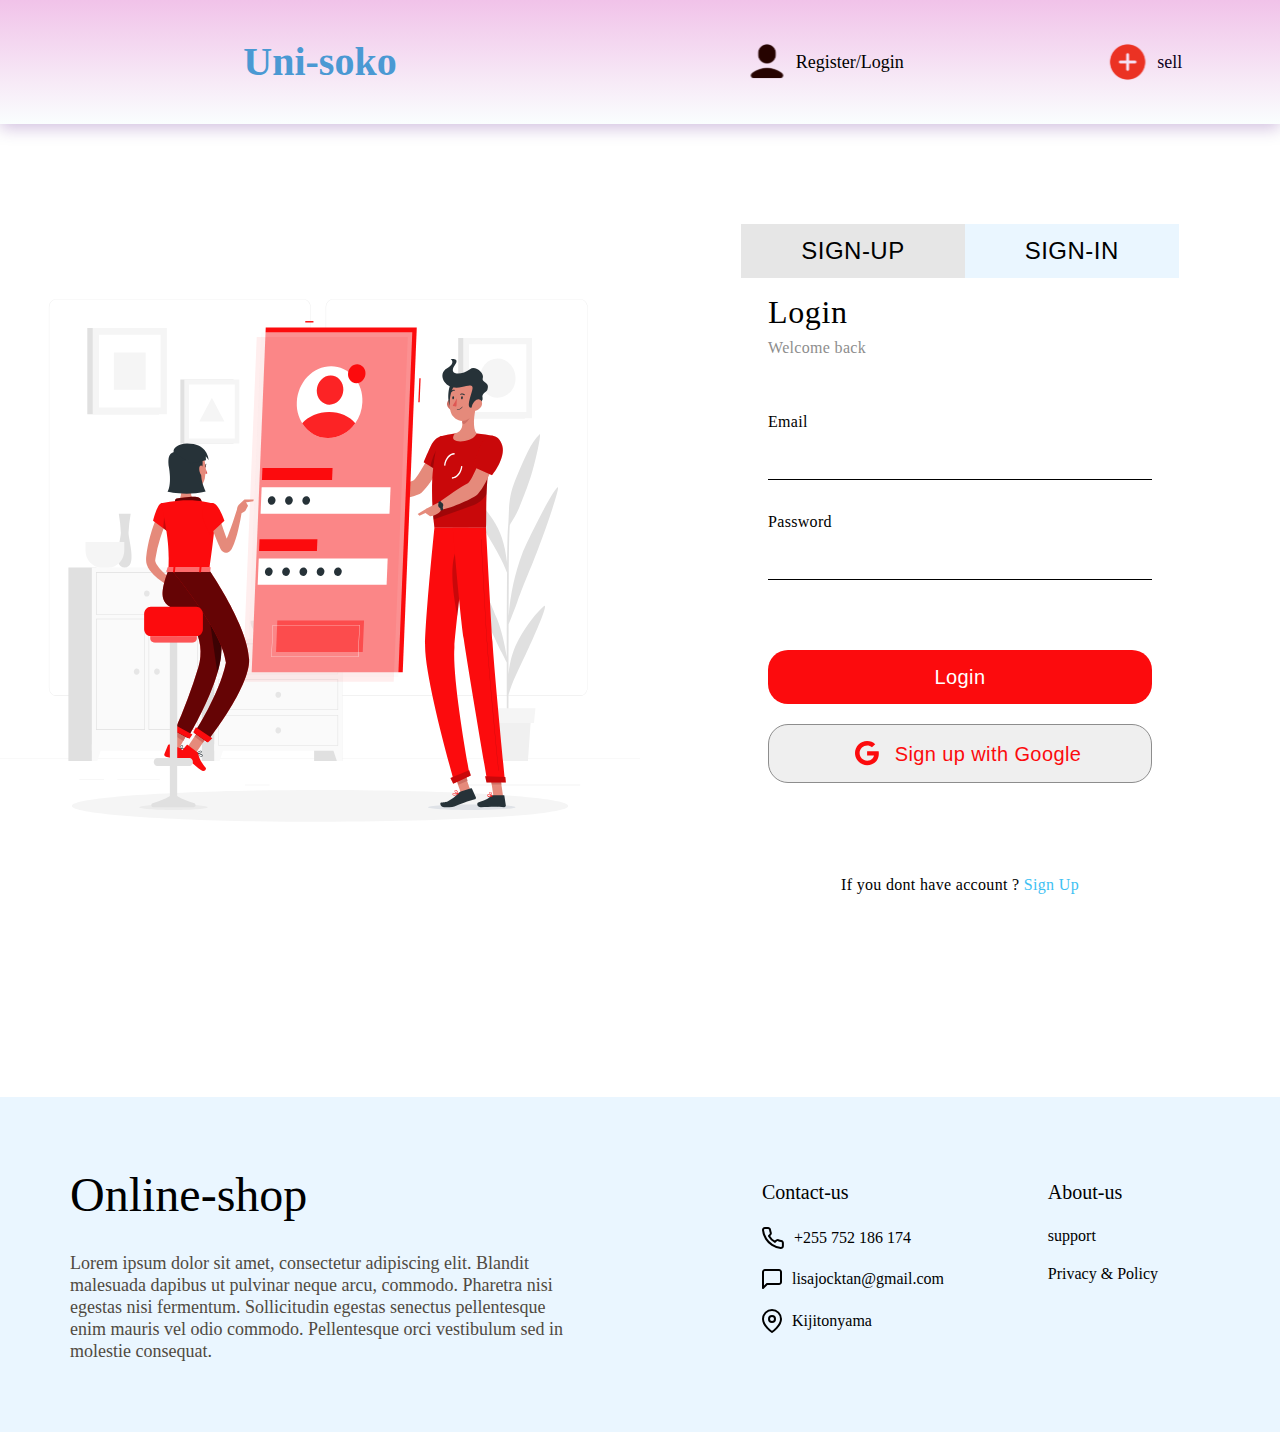
<file: login.html>
<!DOCTYPE html>
<html lang="en">

<head>
    <meta charset="UTF-8">
    <meta http-equiv="X-UA-Compatible" content="IE=edge">
    <meta name="viewport" content="width=device-width, initial-scale=1.0">
    <title>Login</title>
    <link rel="stylesheet" href="register.css">
</head>

<body>
    <div class="rectangle">
        <div class="uni-soko">
            <p> <a href="./index.html">
                    Uni-soko
                </a></p>

        </div>
        <div class="images">
            <div class="sell">
                <img src="./img/User.svg" alt="user">
                <p><a href="./register.html">
                        Register/Login</a></p>
            </div>
            <div class="sell">
                <img src="./img/Add.svg" alt="cell">
                <p>sell</p>
            </div>
        </div>
    </div>
    <div class="maindata">
        <img src="./img/loginpeople.svg" alt="people">
        <div class="reg-form">
            <div class="sign">
                <button class="sign-up"><a href="./register.html">SIGN-UP</a></button>
                <button class="sign-in">SIGN-IN</button>
            </div>
            <form>
                <div class="create">
                    <h2>Login</h2>
                    <p>Welcome back</p>
                </div>

                <div class="filling-form">
                    <label for="email">Email</label>
                    <input id="name" type="email">
                </div>
                <div class="filling-form">
                    <label for="name">Password</label>
                    <input id="password" type="password">
                </div>
                <button class="click">Login</button>
                <button class="google">
                    <img src="./img/googleicon.svg" alt="google">
                    <p>Sign up with Google</p>
                </button>
            </form>
            <p class="already">If you dont have account ? <span><a href="./register.html">&nbsp;Sign Up</a></span></p>
        </div>

    </div>

    <footer>
        <div class="foot">
            <div class="online">
                <h1>Online-shop</h1>
                <p>Lorem ipsum dolor sit amet, consectetur adipiscing elit. Blandit malesuada dapibus ut
                    pulvinar neque
                    arcu, commodo. Pharetra nisi egestas nisi fermentum. Sollicitudin egestas senectus
                    pellentesque enim
                    mauris vel odio commodo. Pellentesque orci vestibulum sed in molestie consequat.
                </p>
            </div>
            <div class="contact">
                <div class="contact-us">
                    <h1>Contact-us</h1>
                    <div class="container">
                        <img src="./img/Vector.svg" alt="">
                        <span>+255 752 186 174</span>
                    </div>
                    <div class="container">
                        <img src="./img/Vector (1).svg" alt="">
                        <span>lisajocktan@gmail.com</span>
                    </div>
                    <div class="container">
                        <img src="./img/Group 6.svg" alt="">
                        <span>Kijitonyama</span>
                    </div>
                </div>
                <div class="about-us">
                    <h1>About-us</h1>
                    <p>support</p>
                    <p>Privacy & Policy</p>

                </div>

            </div>


        </div>
    </footer>





</body>

</html>
</file>
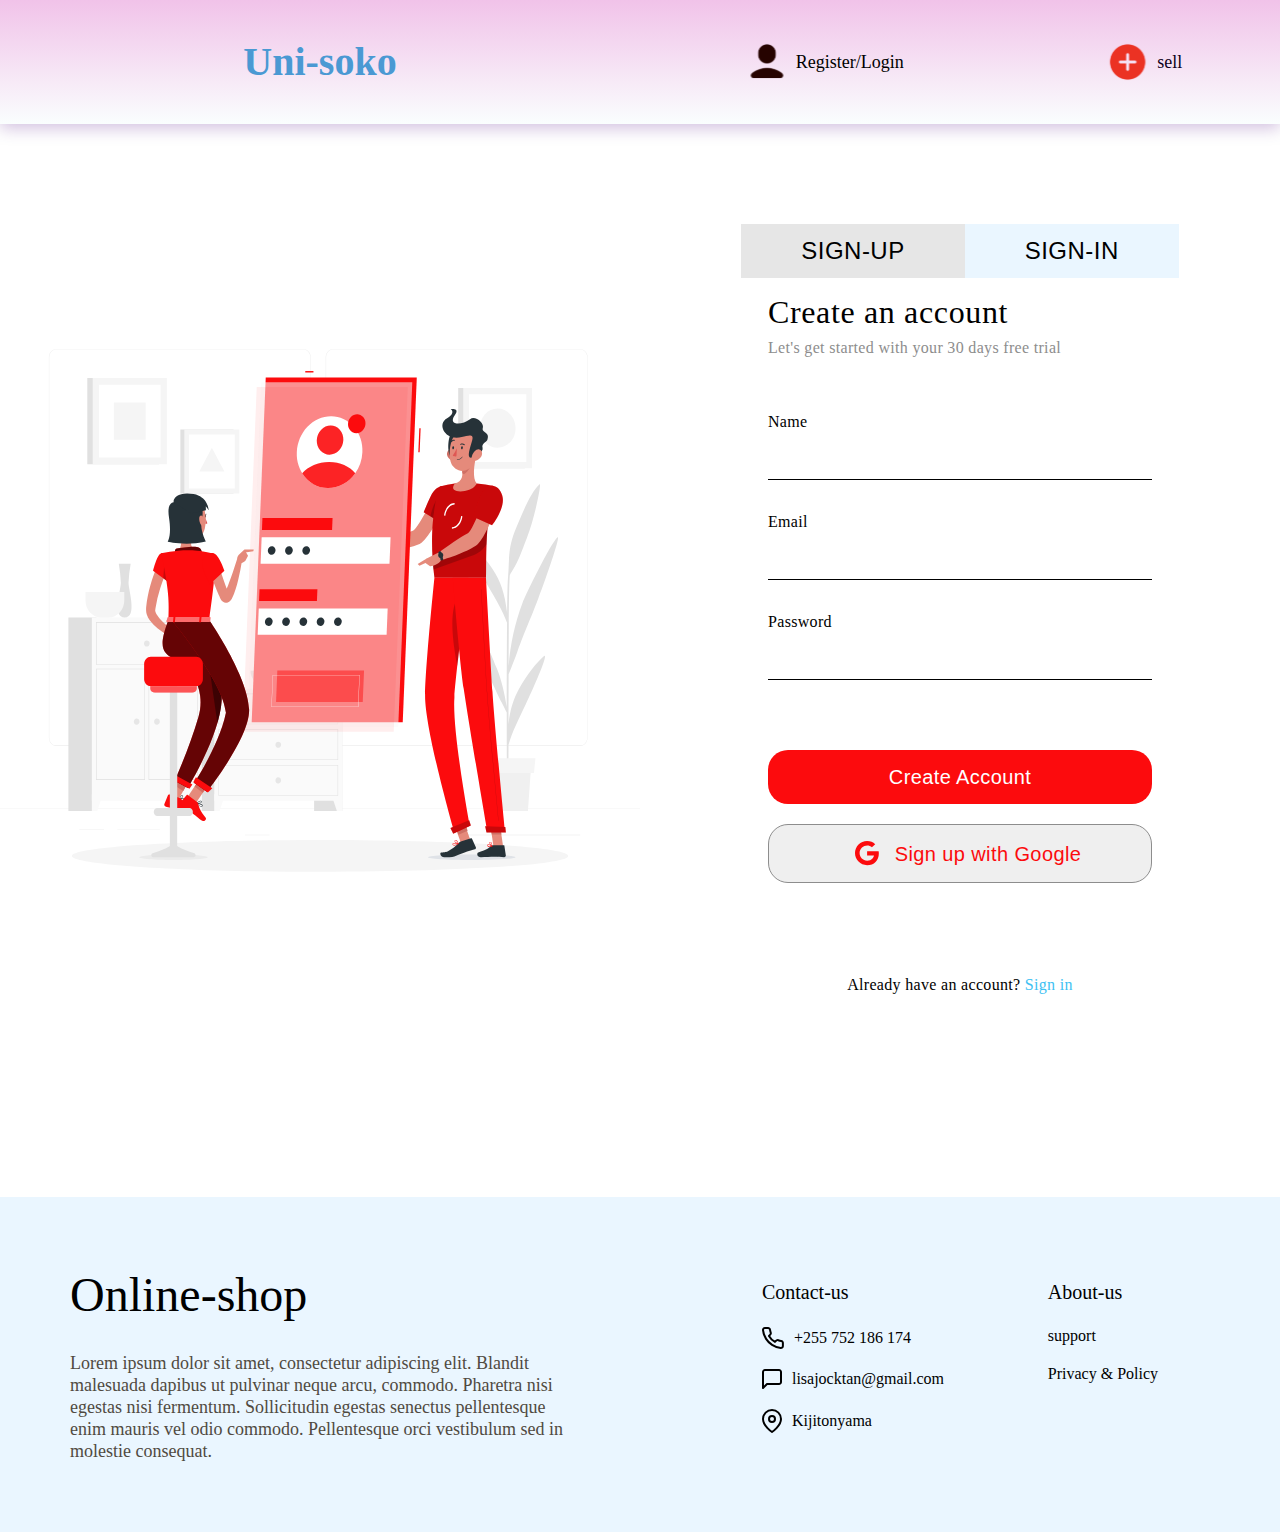
<file: register.html>
<!DOCTYPE html>
<html lang="en">

<head>
    <meta charset="UTF-8">
    <meta http-equiv="X-UA-Compatible" content="IE=edge">
    <meta name="viewport" content="width=device-width, initial-scale=1.0">
    <title>Register</title>
    <link rel="stylesheet" href="register.css">
</head>

<body>
    <div class="rectangle">
        <div class="uni-soko">
            <p> <a href="./index.html">
                    Uni-soko
                </a></p>
        </div>
        <div class="images">
            <div class="sell">
                <img src="./img/User.svg" alt="user">
                <p><a href="./login.html">
                        Register/Login</a></p>
            </div>
            <div class="sell">
                <img src="./img/Add.svg" alt="cell">
                <p>sell</p>
            </div>
        </div>
    </div>
    <div class="maindata">
        <img src="./img/loginpeople.svg" alt="people">
        <div class="reg-form">
            <div class="sign">
                <button class="sign-up">SIGN-UP</button>
                <button class="sign-in"><a href="./login.html">SIGN-IN</a></button>
            </div>
            <form>
                <div class="create">
                    <h2>Create an account</h2>
                    <p>Let's get started with your 30 days free trial</p>
                </div>
                <div class="filling-form">
                    <label for="name">Name</label>
                    <input id="name" type="text">
                </div>
                <div class="filling-form">
                    <label for="email">Email</label>
                    <input id="name" type="email">
                </div>
                <div class="filling-form">
                    <label for="password">Password</label>
                    <input id="password" type="password">
                </div>

                <button class="click">Create Account</button>
                <button class="google">
                    <img src="./img/googleicon.svg" alt="google">
                    <p>Sign up with Google</p>
                </button>



            </form>
            <h5 class="already">Already have an account? <span> <a href="./login.html">&nbsp;Sign in</a></span></h5>
        </div>

    </div>

    <footer>
        <div class="foot">
            <div class="online">
                <h1>Online-shop</h1>
                <p>Lorem ipsum dolor sit amet, consectetur adipiscing elit. Blandit malesuada dapibus ut
                    pulvinar neque
                    arcu, commodo. Pharetra nisi egestas nisi fermentum. Sollicitudin egestas senectus
                    pellentesque enim
                    mauris vel odio commodo. Pellentesque orci vestibulum sed in molestie consequat.
                </p>
            </div>
            <div class="contact">
                <div class="contact-us">
                    <h1>Contact-us</h1>
                    <div class="container">
                        <img src="./img/Vector.svg" alt="">
                        <span>+255 752 186 174</span>
                    </div>
                    <div class="container">
                        <img src="./img/Vector (1).svg" alt="">
                        <span>lisajocktan@gmail.com</span>
                    </div>
                    <div class="container">
                        <img src="./img/Group 6.svg" alt="">
                        <span>Kijitonyama</span>
                    </div>
                </div>
                <div class="about-us">
                    <h1>About-us</h1>
                    <p>support</p>
                    <p>Privacy & Policy</p>

                </div>

            </div>


        </div>
    </footer>





</body>

</html>
</file>
<file: register.css>
* {
  margin: 0px;
  padding: 0px;
}
.rectangle {
  background: rgb(250, 254, 254);
  background: linear-gradient(
    0deg,
    rgba(250, 254, 254, 1) 0%,
    rgba(235, 170, 224, 0.7092086834733893) 100%,
    rgba(138, 51, 253, 1) 100%,
    rgba(138, 51, 253, 1) 100%,
    rgba(135, 45, 253, 1) 100%
  );
  box-shadow: 0px 4px 16px rgba(75, 0, 129, 0.26);
  display: flex;
  width: 100%;
  z-index: 1;
  position: relative;
  display: flex;
  align-items: center;
}
.uni-soko {
  display: flex;
  width: 50%;
  cursor: pointer;
  height: 124px;
  align-items: center;
  justify-content: center;
}

.uni-soko > p {
  font-weight: 700;
  font-size: 40px;
  line-height: 60px;
  color: #4a99d3;
}
.uni-soko a {
  text-decoration: none;
  color: #4a99d3;
}

.images {
  width: 50%;
  display: flex;
  justify-content: space-around;
  font-weight: 400;
  font-size: 18px;
  line-height: 27px;
  color: #0f001a;
  cursor: pointer;
  height: 124px;
}
.images img {
  width: 58px;
  height: 44px;
}

.sell {
  display: flex;
  align-items: center;
  cursor: pointer;
}

@media only screen and (max-width: 768px) {
  .rectangle {
    display: block;
  }
  .uni-soko {
    width: 100%;
  }
  .images {
    width: 100%;
  }
}

.maindata {
  width: 100%;
  display: flex;
  margin: 100px 0px 200px 0px;
}
.maindata > img {
  width: 50%;
}
.reg-form {
  width: 50%;
}
.sign {
  display: flex;
  justify-content: center;
}
.sign-up {
  font-weight: 500;
  font-size: 24px;
  line-height: 36px;
  letter-spacing: 0.02em;
  color: #000000;
  border: none;
  padding: 9px 60px;
  background: #e6e6e6;
}

.sell a {
  text-decoration: none;
  color: black;
}
.sign-in {
  font-weight: 500;
  font-size: 24px;
  line-height: 36px;
  letter-spacing: 0.02em;
  color: #000000;
  border: none;
  cursor: pointer;
  padding: 9px 60px;
  background: #eaf6ff;
}
.sign-up a {
  text-decoration: none;
  color: #000000;
}
.sign-in a {
  text-decoration: none;
  color: #000000;
}

.create h2 {
  font-weight: 500;
  font-size: 32px;
  line-height: 48px;
  letter-spacing: 0.02em;
  color: #000000;
}
.create p {
  font-weight: 300;
  font-size: 16px;
  line-height: 24px;
  letter-spacing: 0.02em;
  color: #8d8d8d;
  margin-bottom: 50px;
}
form {
  display: flex;
  justify-content: center;
  flex-direction: column;
  justify-items: center;
  margin: 10px 20%;
}
.filling-form {
  max-width: 100%;
  border-bottom: 1px solid #000000;
  margin-bottom: 30px;
}
.filling-form label {
  font-weight: 400;
  font-size: 16px;
  line-height: 24px;
  letter-spacing: 0.02em;
  color: #000000;
}
.filling-form input {
  border: none;
  outline: none;
  display: block;
  margin-bottom: 30px;
}

.click {
  font-weight: 500;
  font-size: 20px;
  line-height: 30px;
  letter-spacing: 0.02em;
  color: #ffffff;
  background: #fc0b0d;
  border-radius: 20px;
  border: none;
  padding: 12px 0px;
  margin: 40px 0px 20px 0px;
}
.google {
  border: 1px solid #8d8d8d;
  border-radius: 20px;
  display: flex;
  justify-content: center;
  align-items: center;
  border-radius: 20px;
  font-weight: 500;
  font-size: 20px;
  line-height: 30px;
  letter-spacing: 0.02em;
  color: #fc0b0d;
}
.google > img {
  padding: 16px;
}
.already {
  display: flex;
  justify-content: center;
  font-weight: 400;
  font-size: 16px;
  line-height: 24px;
  letter-spacing: 0.02em;
  color: #000000;
  margin-top: 90px;
}

.already span a {
  text-decoration: none;
  color: #3ec1f3;
}

@media only screen and (max-width: 1200px) {
  .maindata > img {
    display: none;
  }
  .reg-form {
    width: 100%;
  }
}
@media only screen and (max-width: 600px) {
  form {
    margin: 10px 5%;
  }
}

.foot {
  background: #eaf6ff;
  display: flex;
}
.online {
  width: 50%;
  padding: 70px;
}
.online h1 {
  font-weight: 400;
  font-size: 48px;
  color: #000000;
}
.online p {
  font-weight: 400;
  font-size: 18px;
  line-height: 22px;
  color: #504a41;
  margin-top: 30px;
}
.contact {
  width: 50%;
  display: flex;
  padding: 70px;
  justify-content: space-around;
}
.contact-us h1 {
  font-weight: 500;
  font-size: 20px;
  line-height: 30px;
  color: #000000;
  padding: 10px;
}
.container {
  display: flex;
  align-items: center;
  padding: 10px;
}

.container span {
  margin-left: 10px;
}

.about-us h1 {
  font-weight: 500;
  font-size: 20px;
  line-height: 30px;
  color: #000000;
  padding: 10px;
}
.about-us p {
  padding: 10px;
}
@media only screen and (max-width: 992px) {
  .foot {
    display: block;
  }
  .online {
    margin: auto;
    width: 80%;
    padding: 0px;
  }
}
@media only screen and (max-width: 600px) {
  online {
    padding: 0px;
  }
  .online h1 {
    padding-top: 20px;
  }
  .contact {
    display: block;
  }
}
</file>
